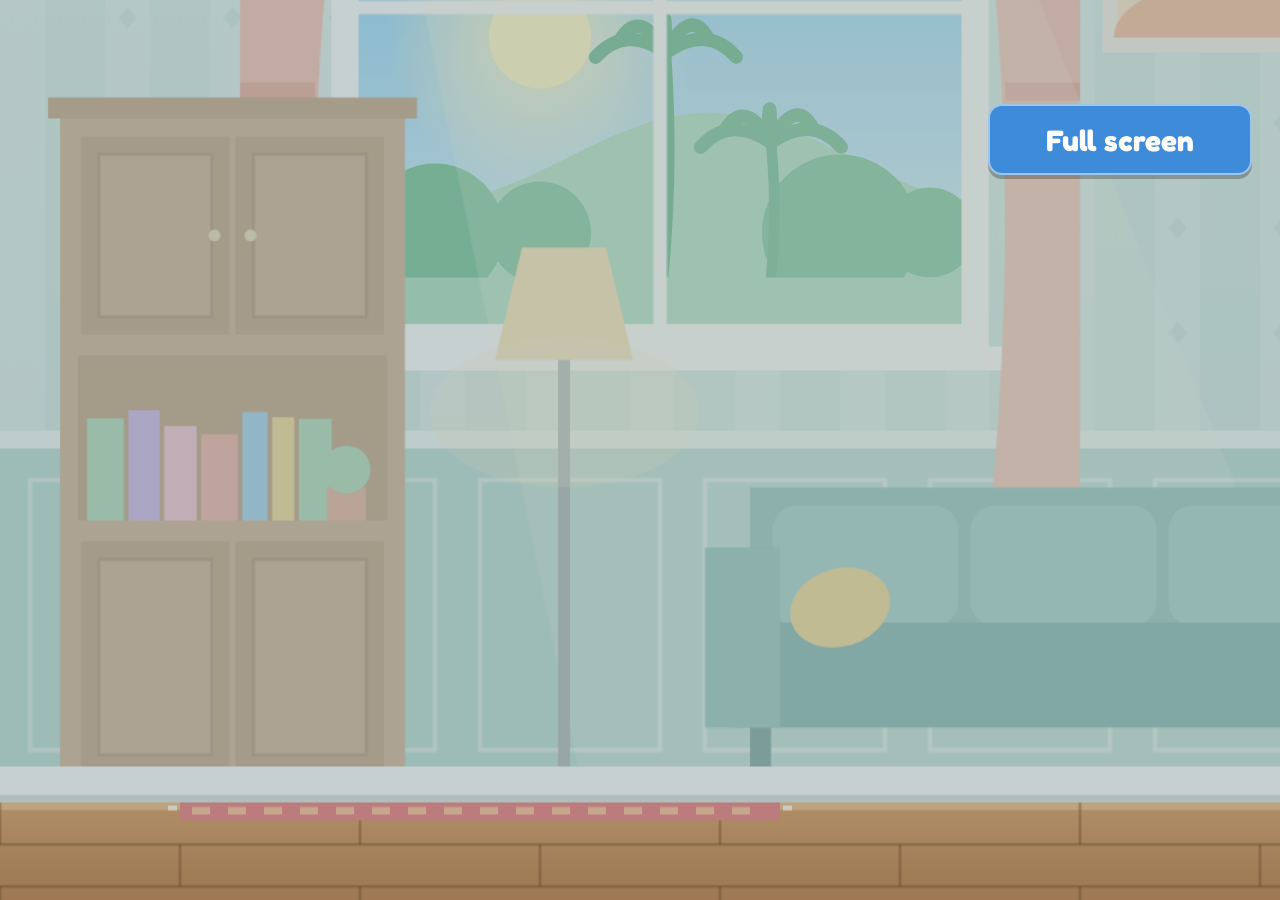
<file: index.html>
<!doctype html>
<html lang="en">
<head>
<meta charset="utf-8">
<meta name="viewport" content="width=device-width, initial-scale=1, maximum-scale=1, user-scalable=no, viewport-fit=cover">
<meta name="apple-mobile-web-app-capable" content="yes">
<meta name="apple-mobile-web-app-title" content="Vickie's Angry Cats">
<meta name="mobile-web-app-capable" content="yes">
<meta name="theme-color" content="#c4e4dd">
<link rel="manifest" href="manifest.json">
<link rel="icon" href="icon-192.png">
<title>Vickie's Angry Cats</title>
<link rel="stylesheet" href="fonts/fonts.css">
<style>
  /* mint, the same as the install splash screen (manifest background_color), so there is no dark flash between the splash and the first game frame */
  html, body { margin: 0; height: 100%; background: #c4e4dd; overflow: hidden; }
  canvas { display: block; touch-action: none; user-select: none; -webkit-user-select: none; -webkit-tap-highlight-color: transparent; }
  #fsbtn { position: fixed; display: none; z-index: 2; border: 2px solid rgba(255,255,255,0.5); border-radius: 14px; color: #fff; font-family: Fredoka, 'Trebuchet MS', sans-serif; font-weight: 700; box-shadow: 0 4px 0 rgba(0,0,0,0.25); cursor: pointer; touch-action: manipulation; -webkit-tap-highlight-color: transparent; padding: 0; }
  #fsbtn:active { transform: translateY(2px); box-shadow: 0 2px 0 rgba(0,0,0,0.25); }
</style>
</head>
<body>
<canvas id="game"></canvas>
<button id="fsbtn" type="button"></button>
<script src="matter.min.js"></script>
<script src="backdrop.js?v=104"></script>
<script src="game.js?v=104"></script>
<script>
  if ('serviceWorker' in navigator && location.protocol === 'https:') navigator.serviceWorker.register('sw.js');
</script>
</body>
</html>
</file>
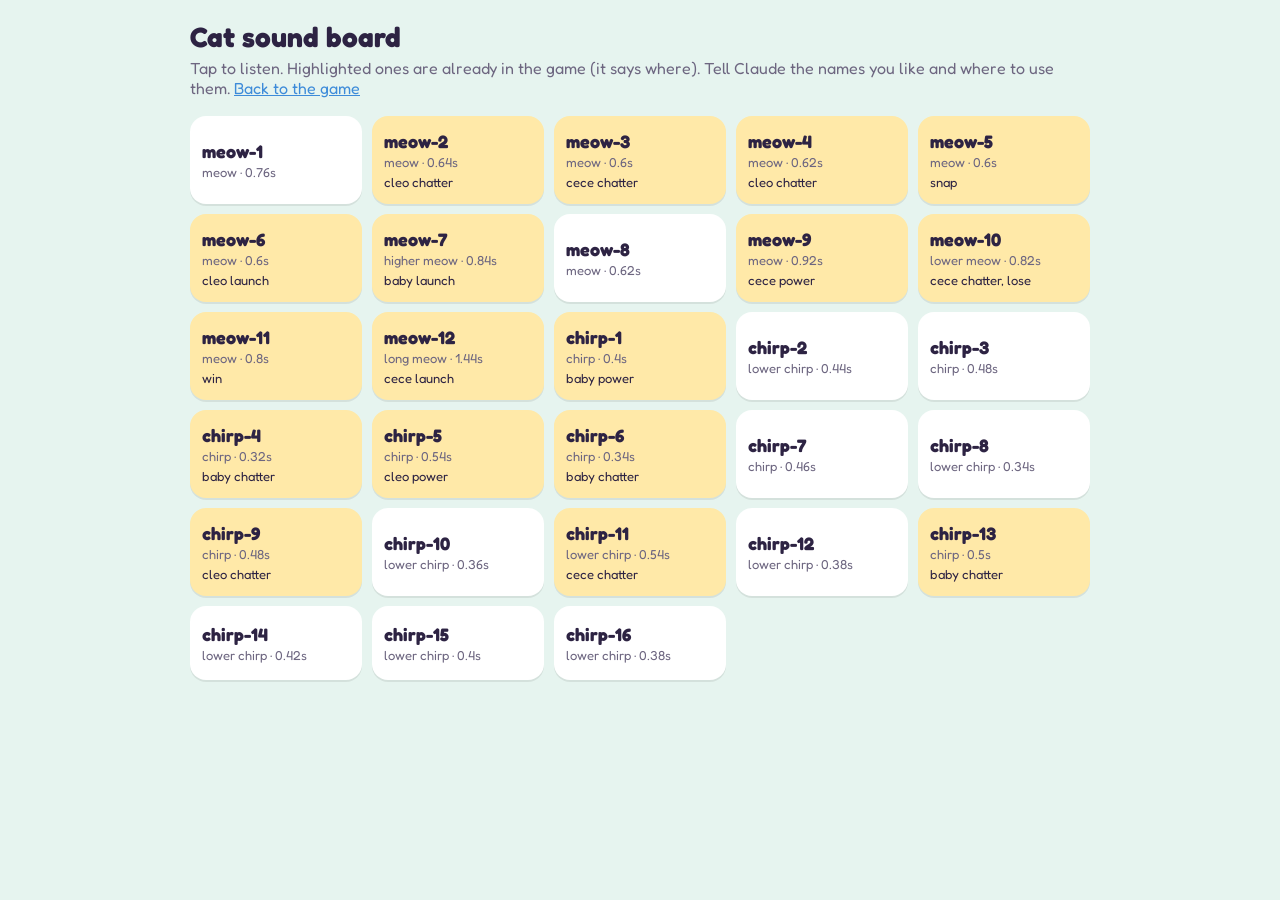
<file: sounds.html>
<!doctype html>
<html lang="en">
<head>
<meta charset="utf-8">
<meta name="viewport" content="width=device-width, initial-scale=1">
<title>Cat Sound Board</title>
<link rel="stylesheet" href="https://fonts.googleapis.com/css2?family=Fredoka:wght@500;700&display=swap">
<style>
  :root { --bg: #e6f4ef; --card: #ffffff; --ink: #2d2343; --muted: #6d6680; --accent: #3d8bd9; --used: #ffe9a8; }
  @media (prefers-color-scheme: dark) { :root:not([data-theme="light"]) { --bg: #1d1a2a; --card: #2a2640; --ink: #f2eefb; --muted: #b3abc8; --accent: #6aa9ec; --used: #5a4a1e; } }
  :root[data-theme="dark"] { --bg: #1d1a2a; --card: #2a2640; --ink: #f2eefb; --muted: #b3abc8; --accent: #6aa9ec; --used: #5a4a1e; }
  body { margin: 0; background: var(--bg); color: var(--ink); font-family: Fredoka, 'Segoe UI', sans-serif; }
  main { max-width: 900px; margin: 0 auto; padding: 20px 16px 40px; }
  h1 { margin: 0 0 4px; font-size: 28px; }
  p { margin: 0 0 18px; color: var(--muted); }
  .grid { display: grid; grid-template-columns: repeat(auto-fill, minmax(150px, 1fr)); gap: 10px; }
  button { font: inherit; border: 0; border-radius: 16px; background: var(--card); color: var(--ink); padding: 14px 12px; text-align: left; cursor: pointer; box-shadow: 0 2px 0 rgba(0,0,0,0.08); min-height: 74px; }
  button:active { transform: translateY(1px); }
  button.used { background: var(--used); }
  .name { font-weight: 700; font-size: 18px; }
  .meta { font-size: 13px; color: var(--muted); margin-top: 2px; }
  .role { font-size: 13px; margin-top: 4px; }
  a { color: var(--accent); }
</style>
</head>
<body>
<main>
  <h1>Cat sound board</h1>
  <p>Tap to listen. Highlighted ones are already in the game (it says where). Tell Claude the names you like and where to use them. <a href="./">Back to the game</a></p>
  <div class="grid" id="grid"></div>
</main>
<script>
(async () => {
  const grid = document.getElementById('grid');
  const sounds = await (await fetch('sounds/sounds.json')).json();
  // read the game's own CAT_SOUNDS table so this page always shows what's really in use
  const roles = {};
  try {
    const src = await (await fetch('game.js')).text();
    const m = src.match(/const CAT_SOUNDS = (\{[\s\S]*?\n\});/);
    const table = Function('return ' + m[1])();
    for (const [moment, v] of Object.entries(table)) {
      if (typeof v === 'string') (roles[v] = roles[v] || []).push(moment);
      else for (const [cat, n] of Object.entries(v)) for (const x of [].concat(n)) (roles[x] = roles[x] || []).push(`${cat} ${moment}`);
    }
  } catch (e) { /* page still works without the labels */ }
  let playing = null;
  for (const s of sounds) {
    const b = document.createElement('button');
    if (roles[s.name]) b.className = 'used';
    b.innerHTML = `<div class="name">${s.name}</div><div class="meta">${s.label} · ${s.seconds}s</div>` +
      (roles[s.name] ? `<div class="role">${roles[s.name].join(', ')}</div>` : '');
    b.onclick = () => { if (playing) playing.pause(); playing = new Audio(`sounds/${s.name}.ogg`); playing.play(); };
    grid.appendChild(b);
  }
})();
</script>
</body>
</html>
</file>
<file: fonts/fonts.css>
/* Self-hosted copies of the Google Fonts the game uses (all SIL Open Font License), so text looks right offline. */
@font-face {
  font-family: 'Bangers';
  font-style: normal;
  font-weight: 400;
  font-display: swap;
  src: url(Bangers-400.woff2) format('woff2');
  }
@font-face {
  font-family: 'Chewy';
  font-style: normal;
  font-weight: 400;
  font-display: swap;
  src: url(Chewy-400.woff2) format('woff2');
  }
@font-face {
  font-family: 'Dancing Script';
  font-style: normal;
  font-weight: 700;
  font-display: swap;
  src: url(DancingScript-700.woff2) format('woff2');
  }
@font-face {
  font-family: 'Fredoka';
  font-style: normal;
  font-weight: 500;
  font-stretch: 100%;
  font-display: swap;
  src: url(Fredoka-500.woff2) format('woff2');
  }
@font-face {
  font-family: 'Fredoka';
  font-style: normal;
  font-weight: 700;
  font-stretch: 100%;
  font-display: swap;
  src: url(Fredoka-700.woff2) format('woff2');
  }
@font-face {
  font-family: 'Luckiest Guy';
  font-style: normal;
  font-weight: 400;
  font-display: swap;
  src: url(LuckiestGuy-400.woff2) format('woff2');
  }
</file>
